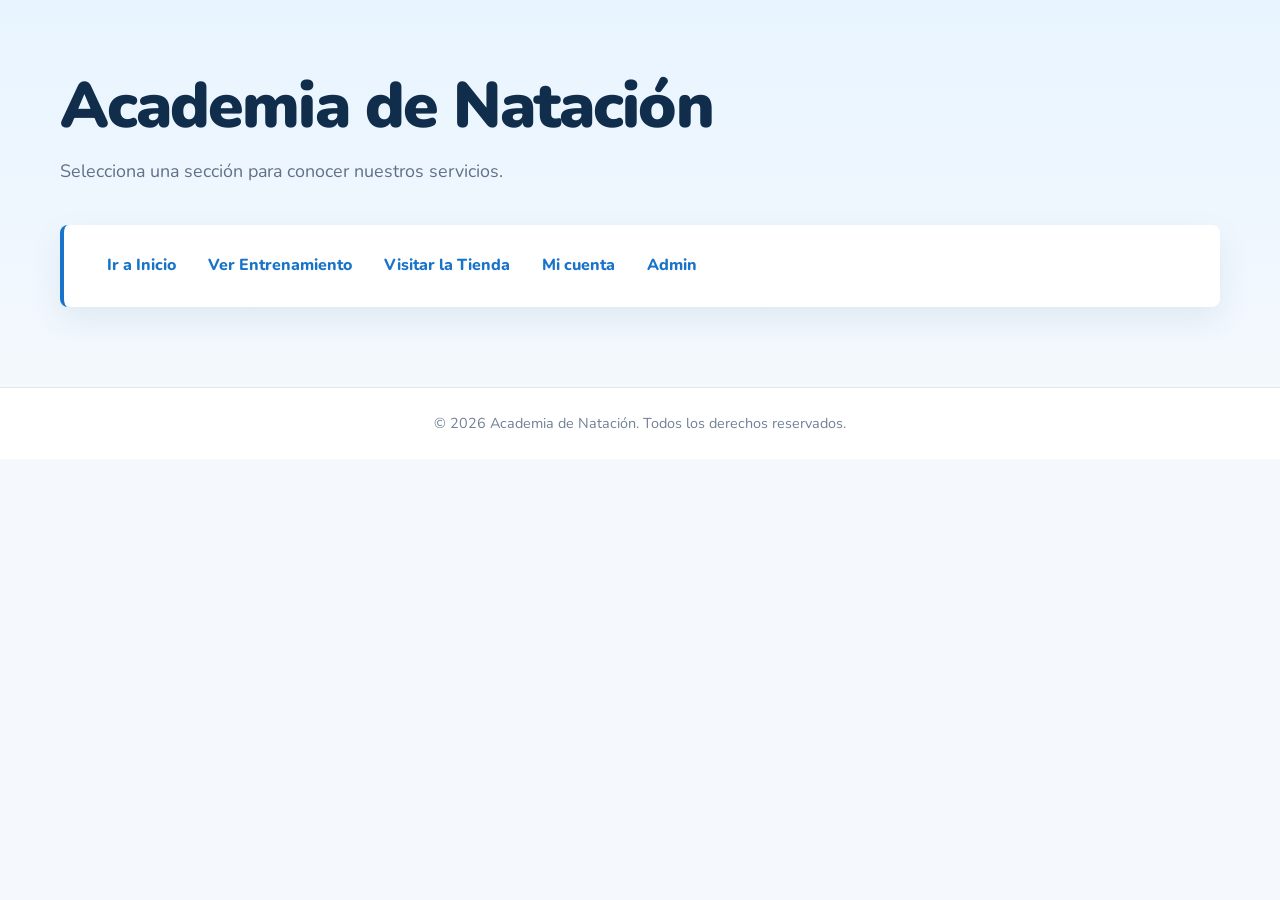
<file: index.html>
<!DOCTYPE html>
<html lang="es">
<head>
    <meta charset="UTF-8">
    <meta name="viewport" content="width=device-width, initial-scale=1.0">
    <title>Academia de Natación</title>
    <link rel="stylesheet" href="styles.css">
</head>
<body>
<main>
    <h1>Academia de Natación</h1>
    <p>Selecciona una sección para conocer nuestros servicios.</p>
    <nav aria-label="Secciones del sitio">
        <ul>
            <li><a href="views/inicio.html">Ir a Inicio</a></li>
            <li><a href="views/entrenamiento.html">Ver Entrenamiento</a></li>
            <li><a href="views/tienda.html">Visitar la Tienda</a></li>
            <li><a href="views/auth.html">Mi cuenta</a></li>
            <li><a href="views/admin.html">Admin</a></li>
        </ul>
    </nav>
</main>

<footer>
    <p>&copy; 2026 Academia de Natación. Todos los derechos reservados.</p>
</footer>
</body>

</html>
</file>
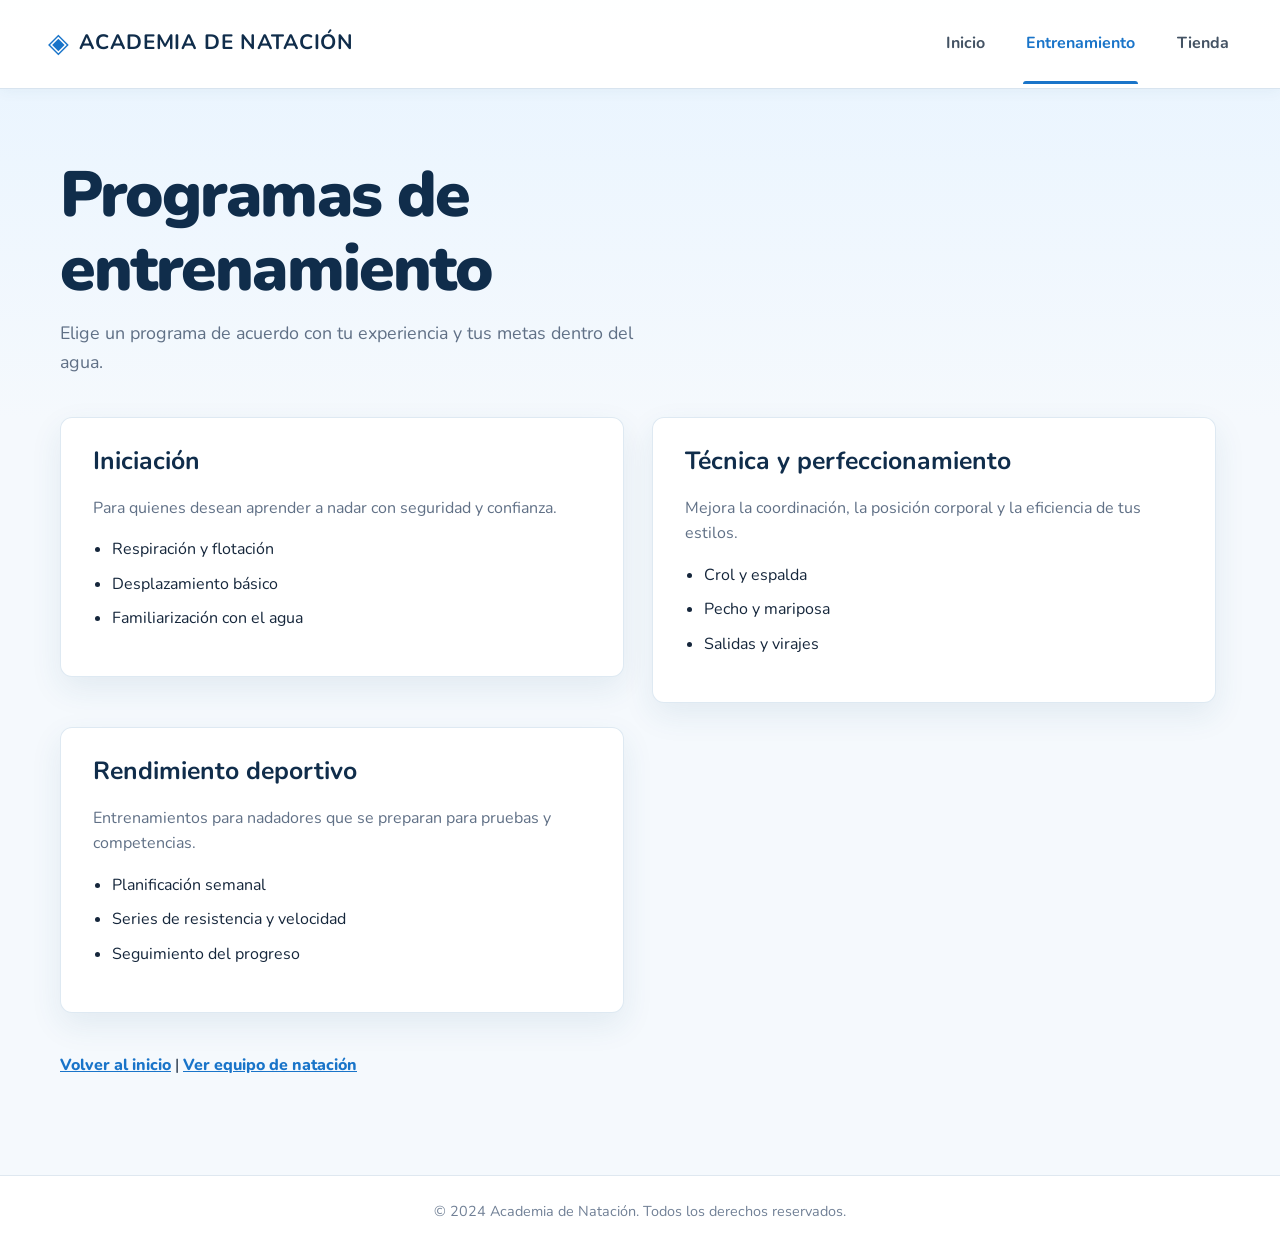
<file: entrenamiento.html>
<!DOCTYPE html>
<html lang="es">
<head>
    <meta charset="UTF-8">
    <meta name="viewport" content="width=device-width, initial-scale=1.0">
    <title>Entrenamiento | Academia de Natación</title>
    <link rel="stylesheet" href="styles.css">
</head>
<body>
<header>
    <nav aria-label="Navegación principal">
        <a href="inicio.html"><strong>Academia de Natación</strong></a>
        <ul>
            <li><a href="inicio.html">Inicio</a></li>
            <li><a href="entrenamiento.html" aria-current="page">Entrenamiento</a></li>
            <li><a href="tienda.html">Tienda</a></li>
        </ul>
    </nav>
</header>

<main>
    <h1>Programas de entrenamiento</h1>
    <p>Elige un programa de acuerdo con tu experiencia y tus metas dentro del agua.</p>

    <section>
        <h2>Iniciación</h2>
        <p>Para quienes desean aprender a nadar con seguridad y confianza.</p>
        <ul>
            <li>Respiración y flotación</li>
            <li>Desplazamiento básico</li>
            <li>Familiarización con el agua</li>
        </ul>
    </section>

    <section>
        <h2>Técnica y perfeccionamiento</h2>
        <p>Mejora la coordinación, la posición corporal y la eficiencia de tus estilos.</p>
        <ul>
            <li>Crol y espalda</li>
            <li>Pecho y mariposa</li>
            <li>Salidas y virajes</li>
        </ul>
    </section>

    <section>
        <h2>Rendimiento deportivo</h2>
        <p>Entrenamientos para nadadores que se preparan para pruebas y competencias.</p>
        <ul>
            <li>Planificación semanal</li>
            <li>Series de resistencia y velocidad</li>
            <li>Seguimiento del progreso</li>
        </ul>
    </section>

    <p><a href="inicio.html">Volver al inicio</a> | <a href="tienda.html">Ver equipo de natación</a></p>
</main>

<footer>
    <p>&copy; 2024 Academia de Natación. Todos los derechos reservados.</p>
</footer>
</body>
</html>
</file>
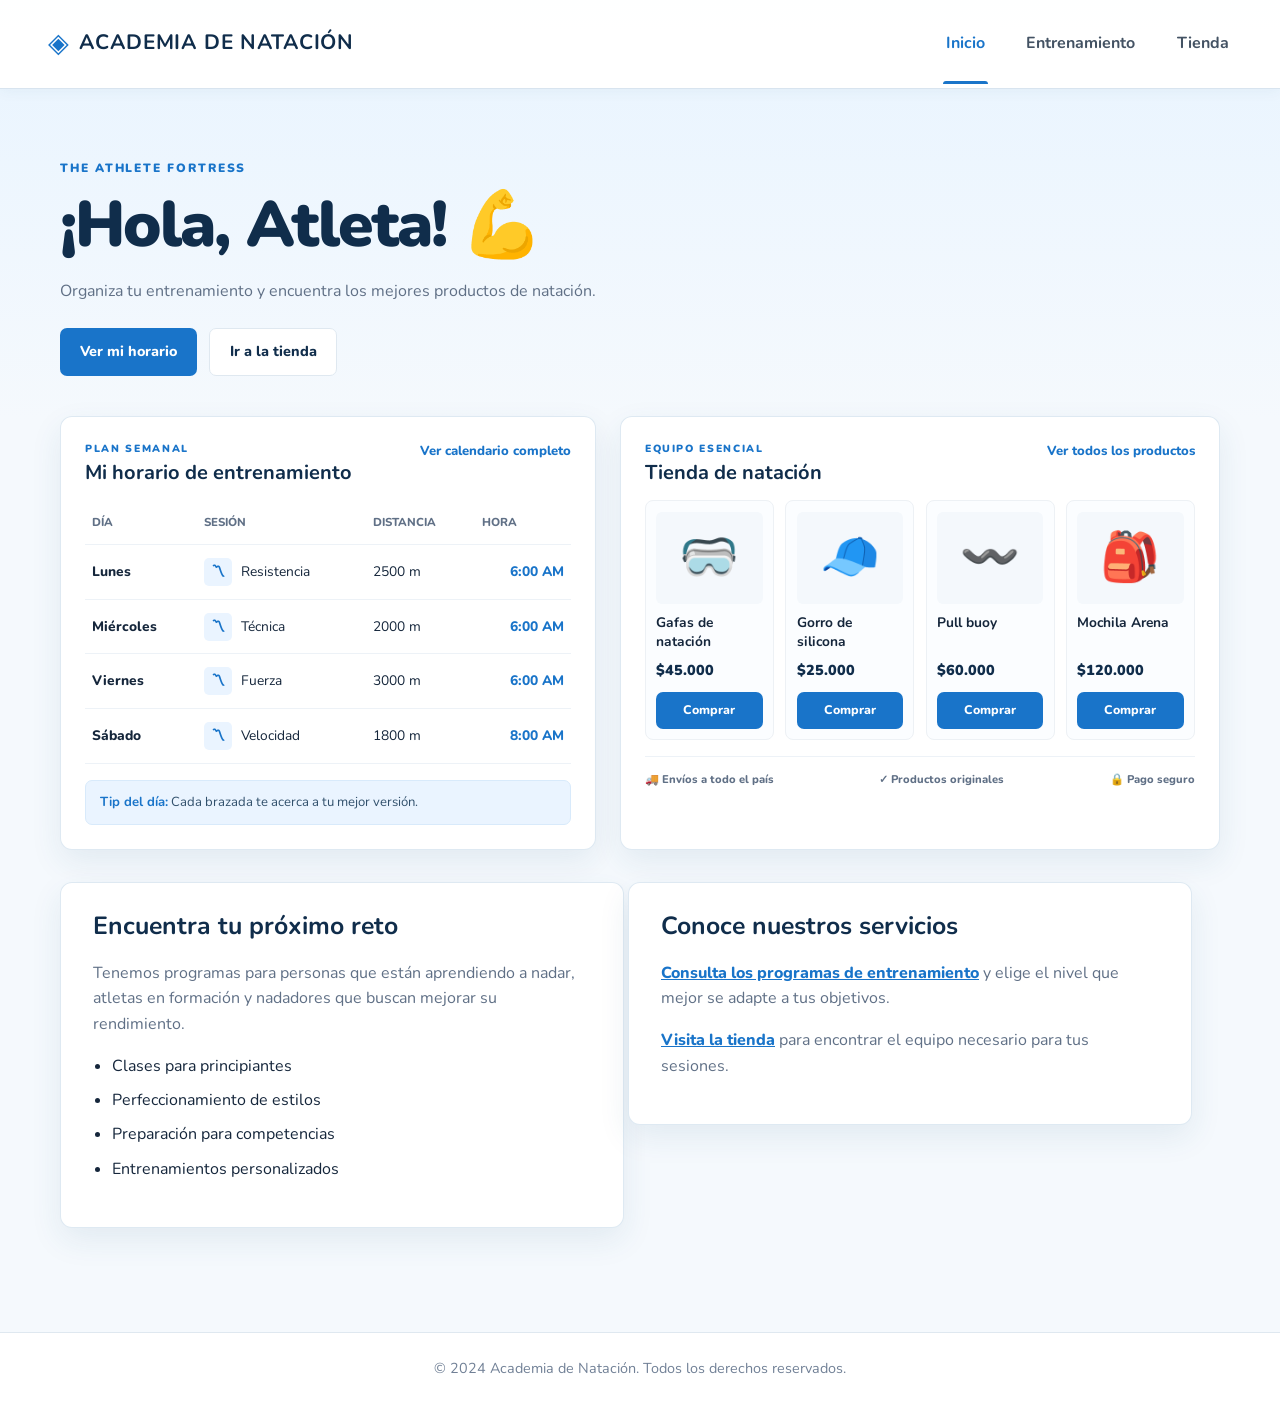
<file: inicio.html>
<!DOCTYPE html>
<html lang="es">
<head>
    <meta charset="UTF-8">
    <meta name="viewport" content="width=device-width, initial-scale=1.0">
    <title>Inicio | Academia de Natación</title>
    <link rel="stylesheet" href="styles.css">
</head>
<body>
<header>
    <nav aria-label="Navegación principal">
        <a href="inicio.html"><strong>Academia de Natación</strong></a>
        <ul>
            <li><a href="inicio.html" aria-current="page">Inicio</a></li>
            <li><a href="entrenamiento.html">Entrenamiento</a></li>
            <li><a href="tienda.html">Tienda</a></li>
        </ul>
    </nav>
</header>

<main>
    <section class="welcome-section">
        <p class="eyebrow">THE ATHLETE FORTRESS</p>
        <h1>¡Hola, Atleta! <span aria-hidden="true">💪</span></h1>
        <p>Organiza tu entrenamiento y encuentra los mejores productos de natación.</p>
        <p class="hero-actions">
            <a class="button button-primary" href="#horario">Ver mi horario</a>
            <a class="button button-secondary" href="#tienda">Ir a la tienda</a>
        </p>
    </section>

    <div class="dashboard-grid">
        <section class="dashboard-panel" id="horario">
            <div class="panel-heading">
                <div>
                    <p class="panel-kicker">PLAN SEMANAL</p>
                    <h2>Mi horario de entrenamiento</h2>
                </div>
                <a href="entrenamiento.html">Ver calendario completo</a>
            </div>
            <div class="table-wrapper">
                <table>
                    <caption>Sesiones de entrenamiento de la semana</caption>
                    <thead>
                        <tr>
                            <th scope="col">Día</th>
                            <th scope="col">Sesión</th>
                            <th scope="col">Distancia</th>
                            <th scope="col">Hora</th>
                        </tr>
                    </thead>
                    <tbody>
                        <tr><th scope="row">Lunes</th><td><span class="session-icon" aria-hidden="true">〽</span> Resistencia</td><td>2500 m</td><td>6:00 AM</td></tr>
                        <tr><th scope="row">Miércoles</th><td><span class="session-icon" aria-hidden="true">〽</span> Técnica</td><td>2000 m</td><td>6:00 AM</td></tr>
                        <tr><th scope="row">Viernes</th><td><span class="session-icon" aria-hidden="true">〽</span> Fuerza</td><td>3000 m</td><td>6:00 AM</td></tr>
                        <tr><th scope="row">Sábado</th><td><span class="session-icon" aria-hidden="true">〽</span> Velocidad</td><td>1800 m</td><td>8:00 AM</td></tr>
                    </tbody>
                </table>
            </div>
            <p class="daily-tip"><strong>Tip del día:</strong> Cada brazada te acerca a tu mejor versión.</p>
        </section>

        <section class="dashboard-panel" id="tienda">
            <div class="panel-heading">
                <div>
                    <p class="panel-kicker">EQUIPO ESENCIAL</p>
                    <h2>Tienda de natación</h2>
                </div>
                <a href="tienda.html">Ver todos los productos</a>
            </div>
            <div class="product-grid">
                <article class="product-card">
                    <div class="product-image" aria-hidden="true">🥽</div>
                    <h3>Gafas de natación</h3>
                    <p class="product-price">$45.000</p>
                    <a class="button button-primary" href="tienda.html">Comprar</a>
                </article>
                <article class="product-card">
                    <div class="product-image" aria-hidden="true">🧢</div>
                    <h3>Gorro de silicona</h3>
                    <p class="product-price">$25.000</p>
                    <a class="button button-primary" href="tienda.html">Comprar</a>
                </article>
                <article class="product-card">
                    <div class="product-image" aria-hidden="true">〰️</div>
                    <h3>Pull buoy</h3>
                    <p class="product-price">$60.000</p>
                    <a class="button button-primary" href="tienda.html">Comprar</a>
                </article>
                <article class="product-card">
                    <div class="product-image" aria-hidden="true">🎒</div>
                    <h3>Mochila Arena</h3>
                    <p class="product-price">$120.000</p>
                    <a class="button button-primary" href="tienda.html">Comprar</a>
                </article>
            </div>
            <div class="store-benefits"><span>🚚 Envíos a todo el país</span><span>✓ Productos originales</span><span>🔒 Pago seguro</span></div>
        </section>
    </div>

    <section>
        <h2>Encuentra tu próximo reto</h2>
        <p>Tenemos programas para personas que están aprendiendo a nadar, atletas en formación y nadadores que buscan mejorar su rendimiento.</p>
        <ul>
            <li>Clases para principiantes</li>
            <li>Perfeccionamiento de estilos</li>
            <li>Preparación para competencias</li>
            <li>Entrenamientos personalizados</li>
        </ul>
    </section>

    <section>
        <h2>Conoce nuestros servicios</h2>
        <p><a href="entrenamiento.html">Consulta los programas de entrenamiento</a> y elige el nivel que mejor se adapte a tus objetivos.</p>
        <p><a href="tienda.html">Visita la tienda</a> para encontrar el equipo necesario para tus sesiones.</p>
    </section>
</main>

<footer>
    <p>&copy; 2024 Academia de Natación. Todos los derechos reservados.</p>
</footer>
</body>
</html>
</file>
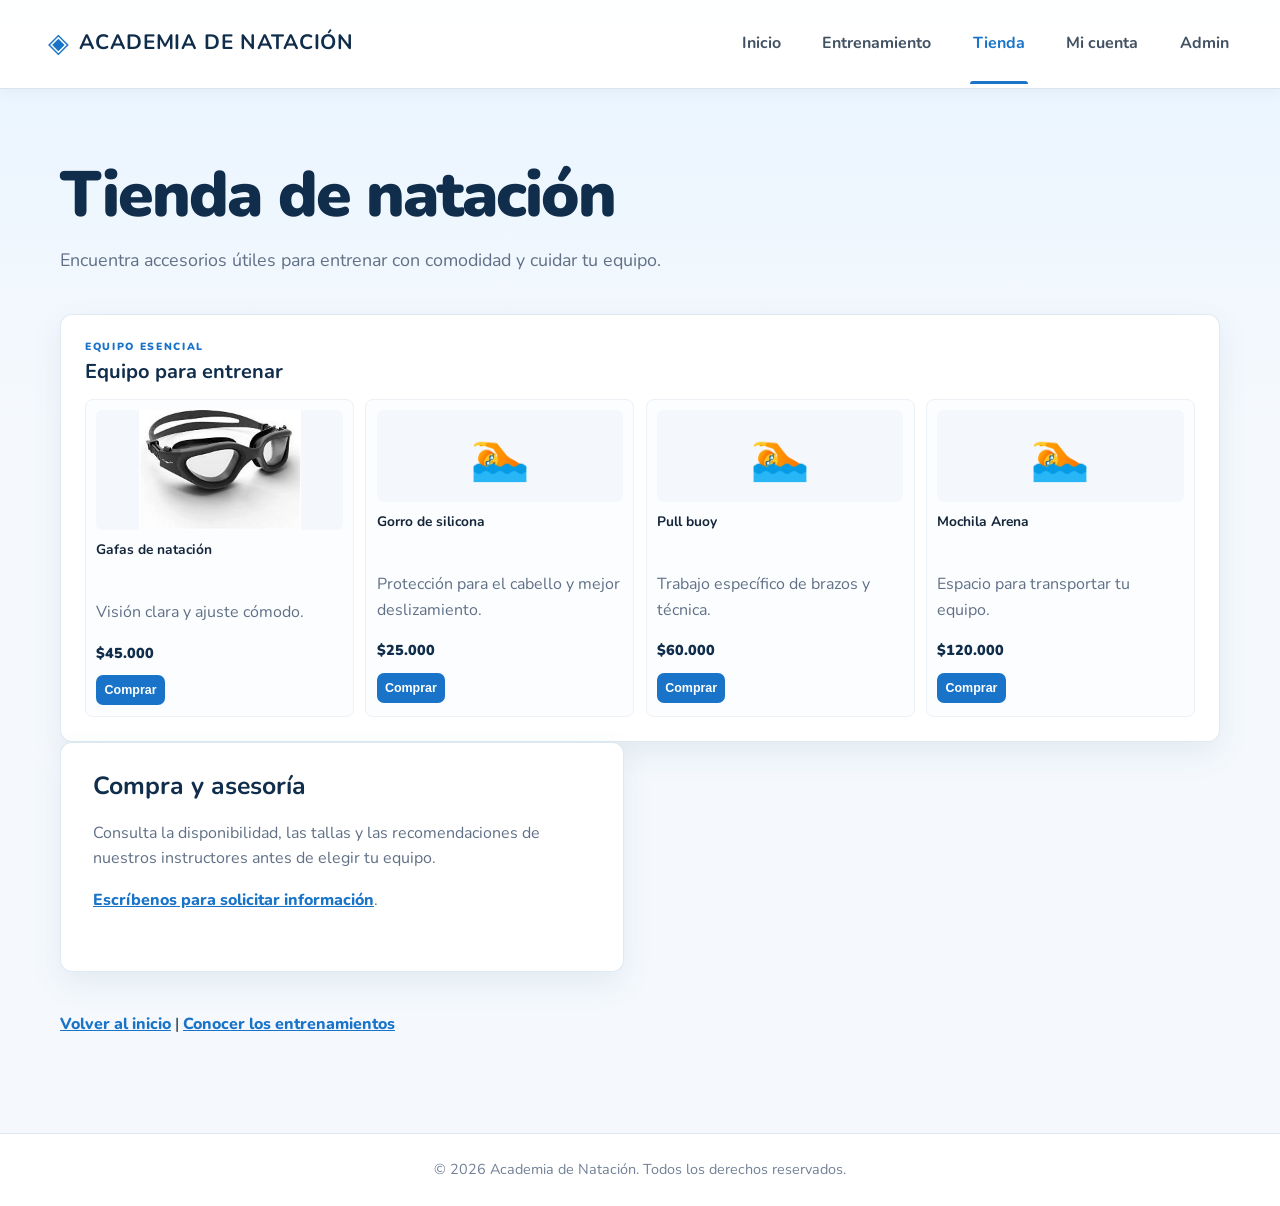
<file: tienda.html>
<!DOCTYPE html>
<html lang="es">
<head>
    <meta charset="UTF-8">
    <meta name="viewport" content="width=device-width, initial-scale=1.0">
    <title>Tienda | Academia de Natación</title>
    <link rel="stylesheet" href="styles.css">
    <meta http-equiv="refresh" content="0; url=views/tienda.html">
</head>
<body>
<header>
    <nav aria-label="Navegación principal">
        <a href="inicio.html"><strong>Academia de Natación</strong></a>
        <ul>
            <li><a href="inicio.html">Inicio</a></li>
            <li><a href="entrenamiento.html">Entrenamiento</a></li>
            <li><a href="tienda.html" aria-current="page">Tienda</a></li>
        </ul>
    </nav>
</header>

<main>
    <h1>Tienda de natación</h1>
    <p><img src="assets/images/gafas.png" alt="Gafas de natación" width="240"></p>
    <p>Encuentra accesorios útiles para entrenar con comodidad y cuidar tu equipo.</p>

    <section>
        <h2>Equipo para entrenar</h2>
        <ul>
            <li><strong>Gafas de natación:</strong> visión clara y ajuste cómodo. <strong>$45.000</strong></li>
            <li><strong>Gorro de silicona:</strong> protección para el cabello y mejor deslizamiento. <strong>$25.000</strong></li>
            <li><strong>Pull buoy:</strong> trabajo específico de brazos y técnica. <strong>$60.000</strong></li>
            <li><strong>Mochila Arena:</strong> espacio para transportar tu equipo. <strong>$120.000</strong></li>
        </ul>
    </section>

    <section>
        <h2>Compra y asesoría</h2>
        <p>Consulta la disponibilidad, las tallas y las recomendaciones de nuestros instructores antes de elegir tu equipo.</p>
        <p><a href="mailto:contacto@academiadenatacion.example">Escríbenos para solicitar información</a>.</p>
    </section>

    <p><a href="inicio.html">Volver al inicio</a> | <a href="entrenamiento.html">Conocer los entrenamientos</a></p>
</main>

<footer>
    <p>&copy; 2024 Academia de Natación. Todos los derechos reservados.</p>
</footer>
</body>
</html>
</file>
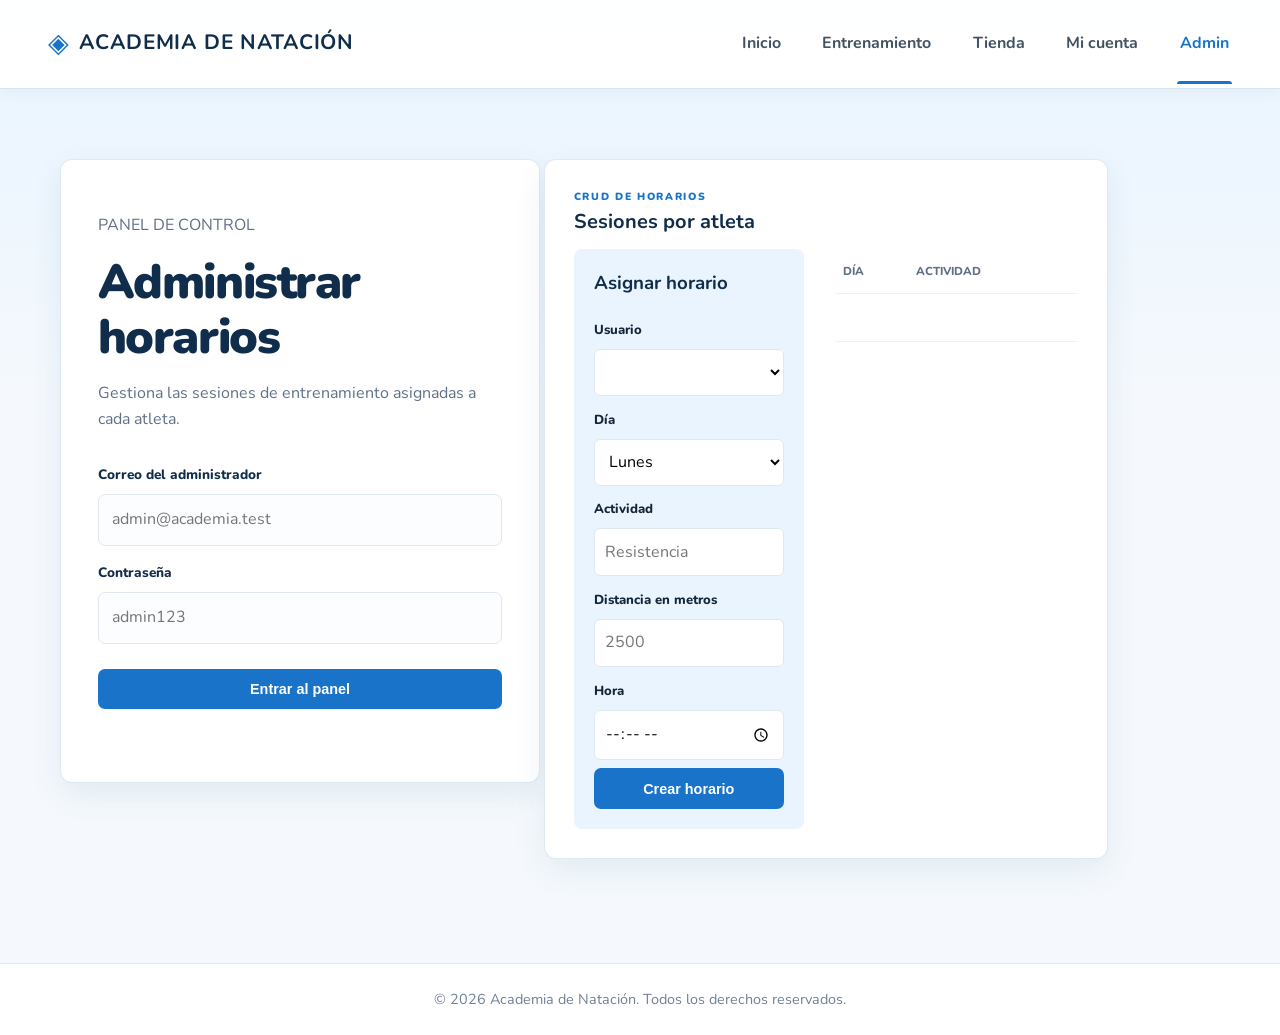
<file: views/admin.html>
<!DOCTYPE html>
<html lang="es">
<head>
    <meta charset="UTF-8">
    <meta name="viewport" content="width=device-width, initial-scale=1.0">
    <title>Administración | Academia de Natación</title>
    <link rel="stylesheet" href="../styles.css">
</head>
<body>
<header>
    <nav aria-label="Navegación principal">
        <a href="inicio.html"><strong>Academia de Natación</strong></a>
        <ul>
            <li><a href="inicio.html">Inicio</a></li>
            <li><a href="entrenamiento.html">Entrenamiento</a></li>
            <li><a href="tienda.html">Tienda</a></li>
            <li><a href="auth.html">Mi cuenta</a></li>
            <li><a href="admin.html" aria-current="page">Admin</a></li>
        </ul>
    </nav>
</header>

<main class="admin-main">
    <section class="auth-panel admin-access-panel">
        <p class="eyebrow">PANEL DE CONTROL</p>
        <h1>Administrar horarios</h1>
        <p>Gestiona las sesiones de entrenamiento asignadas a cada atleta.</p>
        <form class="auth-form" data-admin-access>
            <label for="admin-correo">Correo del administrador</label>
            <input id="admin-correo" name="correo" type="email" placeholder="admin@academia.test" required>
            <label for="admin-password">Contraseña</label>
            <input id="admin-password" name="password" type="password" placeholder="admin123" required>
            <button class="button button-primary" type="submit">Entrar al panel</button>
        </form>
        <p class="auth-message" data-admin-message aria-live="polite"></p>
    </section>

    <section class="admin-panel" data-admin-panel hidden>
        <div class="panel-heading"><div><p class="panel-kicker">CRUD DE HORARIOS</p><h2>Sesiones por atleta</h2></div></div>
        <div class="admin-layout">
            <form class="schedule-form" data-schedule-form>
                <h3>Asignar horario</h3>
                <label for="admin-usuario">Usuario</label>
                <select id="admin-usuario" name="usuario" data-user-select></select>
                <label for="horario-dia">Día</label>
                <select id="horario-dia" name="dia" required><option>Lunes</option><option>Martes</option><option>Miércoles</option><option>Jueves</option><option>Viernes</option><option>Sábado</option><option>Domingo</option></select>
                <label for="horario-actividad">Actividad</label>
                <input id="horario-actividad" name="actividad" type="text" placeholder="Resistencia" required>
                <label for="horario-distancia">Distancia en metros</label>
                <input id="horario-distancia" name="distancia" type="number" min="1" placeholder="2500" required>
                <label for="horario-hora">Hora</label>
                <input id="horario-hora" name="hora" type="time" required>
                <button class="button button-primary" type="submit">Crear horario</button>
            </form>
            <div class="schedule-table-wrapper">
                <table>
                    <thead><tr><th scope="col">Día</th><th scope="col">Actividad</th><th scope="col">Distancia</th><th scope="col">Hora</th><th scope="col">Acciones</th></tr></thead>
                    <tbody data-schedule-list><tr><td colspan="5">Inicia sesión para ver los horarios.</td></tr></tbody>
                </table>
            </div>
        </div>
    </section>
</main>

<footer><p>&copy; 2026 Academia de Natación. Todos los derechos reservados.</p></footer>
<script src="../models/authModel.js"></script>
<script src="../models/horarios.js"></script>
<script src="../controllers/adminController.js"></script>
<script src="../controllers/app.js"></script>
</body>
</html>
</file>
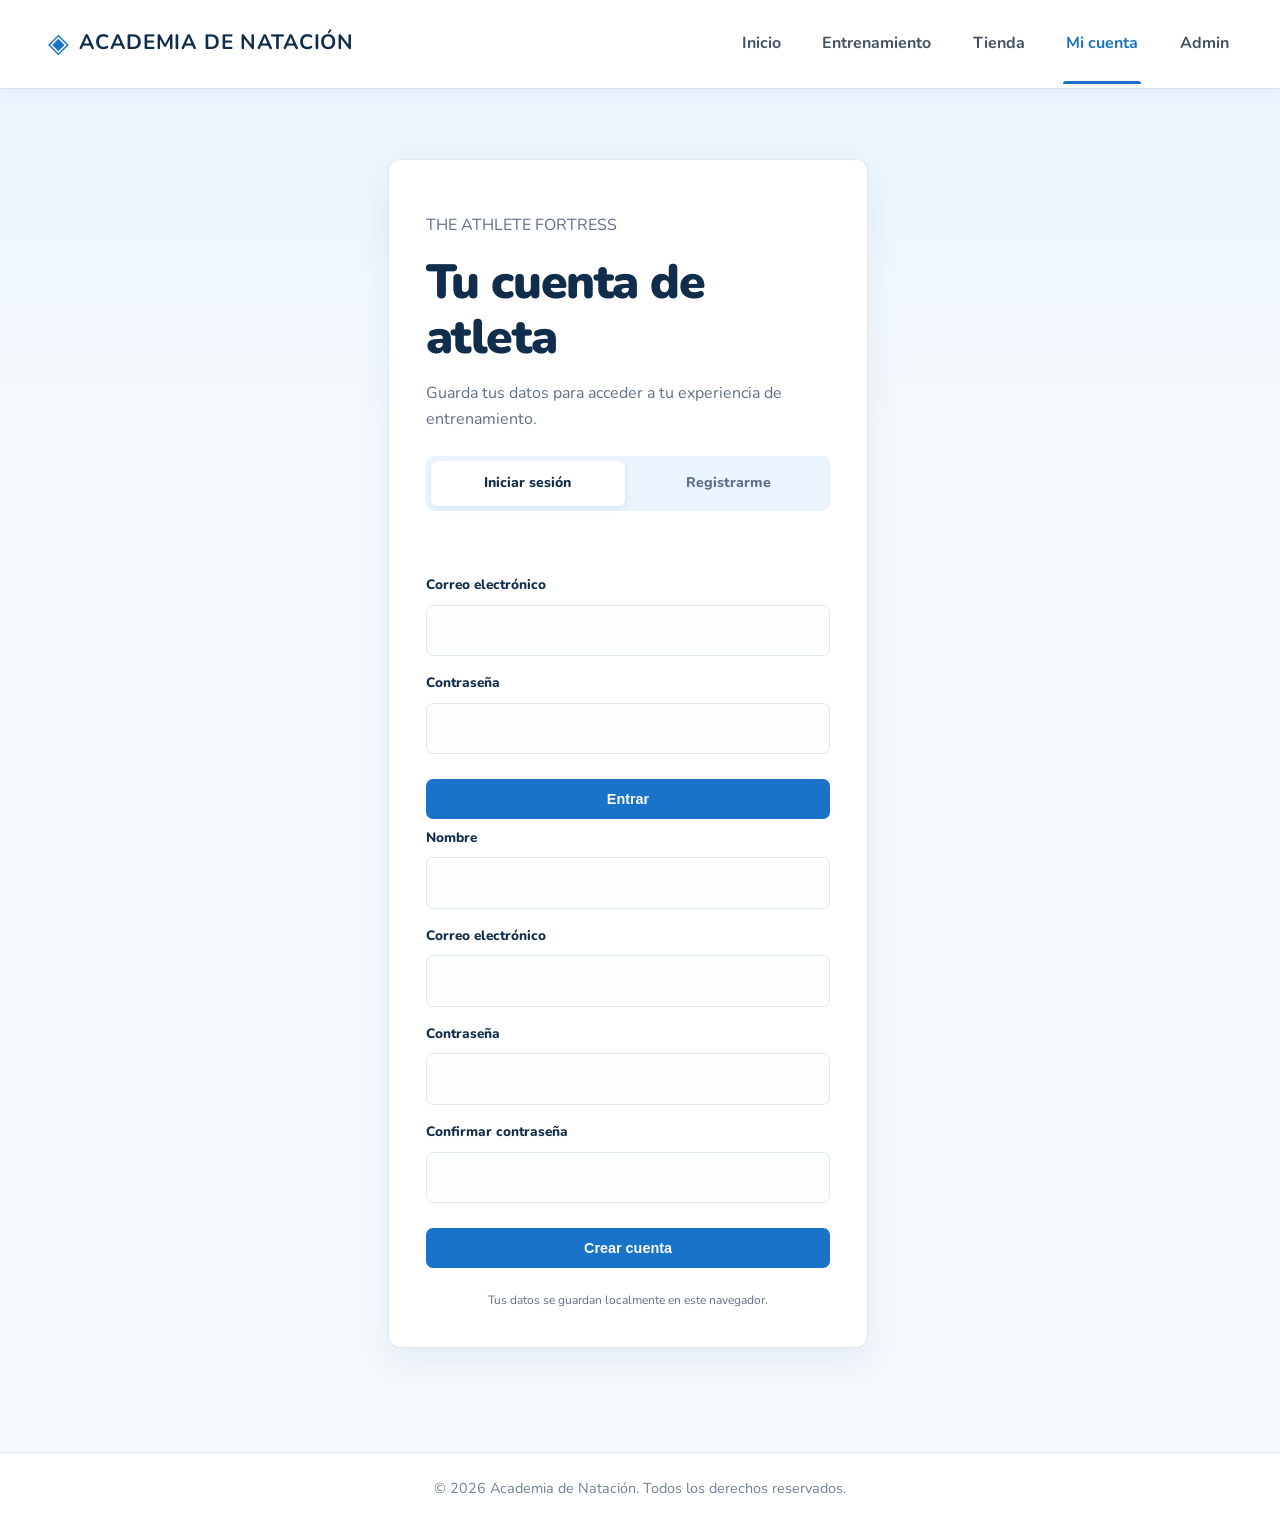
<file: views/auth.html>
<!DOCTYPE html>
<html lang="es">
<head>
    <meta charset="UTF-8">
    <meta name="viewport" content="width=device-width, initial-scale=1.0">
    <title>Mi cuenta | Academia de Natación</title>
    <link rel="stylesheet" href="../styles.css">
</head>
<body>
<header>
    <nav aria-label="Navegación principal">
        <a href="inicio.html"><strong>Academia de Natación</strong></a>
        <ul>
            <li><a href="inicio.html">Inicio</a></li>
            <li><a href="entrenamiento.html">Entrenamiento</a></li>
            <li><a href="tienda.html">Tienda</a></li>
            <li><a href="auth.html" aria-current="page">Mi cuenta</a></li>
            <li><a href="admin.html">Admin</a></li>
        </ul>
    </nav>
</header>

<main class="auth-main">
    <section class="auth-panel">
        <p class="eyebrow">THE ATHLETE FORTRESS</p>
        <h1>Tu cuenta de atleta</h1>
        <p>Guarda tus datos para acceder a tu experiencia de entrenamiento.</p>

        <div class="auth-tabs" role="tablist" aria-label="Acceso a la cuenta">
            <button class="auth-tab is-active" type="button" data-auth-tab="login">Iniciar sesión</button>
            <button class="auth-tab" type="button" data-auth-tab="register">Registrarme</button>
        </div>

        <p class="auth-message" data-auth-message aria-live="polite"></p>

        <form class="auth-form" data-auth-form="login" data-login-form>
            <label for="login-correo">Correo electrónico</label>
            <input id="login-correo" name="correo" type="email" autocomplete="email" required>
            <label for="login-password">Contraseña</label>
            <input id="login-password" name="password" type="password" autocomplete="current-password" required>
            <button class="button button-primary" type="submit">Entrar</button>
        </form>

        <form class="auth-form" data-auth-form="register" data-register-form hidden>
            <label for="register-nombre">Nombre</label>
            <input id="register-nombre" name="nombre" type="text" autocomplete="name" required>
            <label for="register-correo">Correo electrónico</label>
            <input id="register-correo" name="correo" type="email" autocomplete="email" required>
            <label for="register-password">Contraseña</label>
            <input id="register-password" name="password" type="password" minlength="6" autocomplete="new-password" required>
            <label for="register-confirm-password">Confirmar contraseña</label>
            <input id="register-confirm-password" name="confirmPassword" type="password" minlength="6" autocomplete="new-password" required>
            <button class="button button-primary" type="submit">Crear cuenta</button>
        </form>
        <p class="auth-note">Tus datos se guardan localmente en este navegador.</p>
    </section>
</main>

<footer><p>&copy; 2026 Academia de Natación. Todos los derechos reservados.</p></footer>
<script src="../models/authModel.js"></script>
<script src="../controllers/authController.js"></script>
<script src="../controllers/app.js"></script>
</body>
</html>
</file>
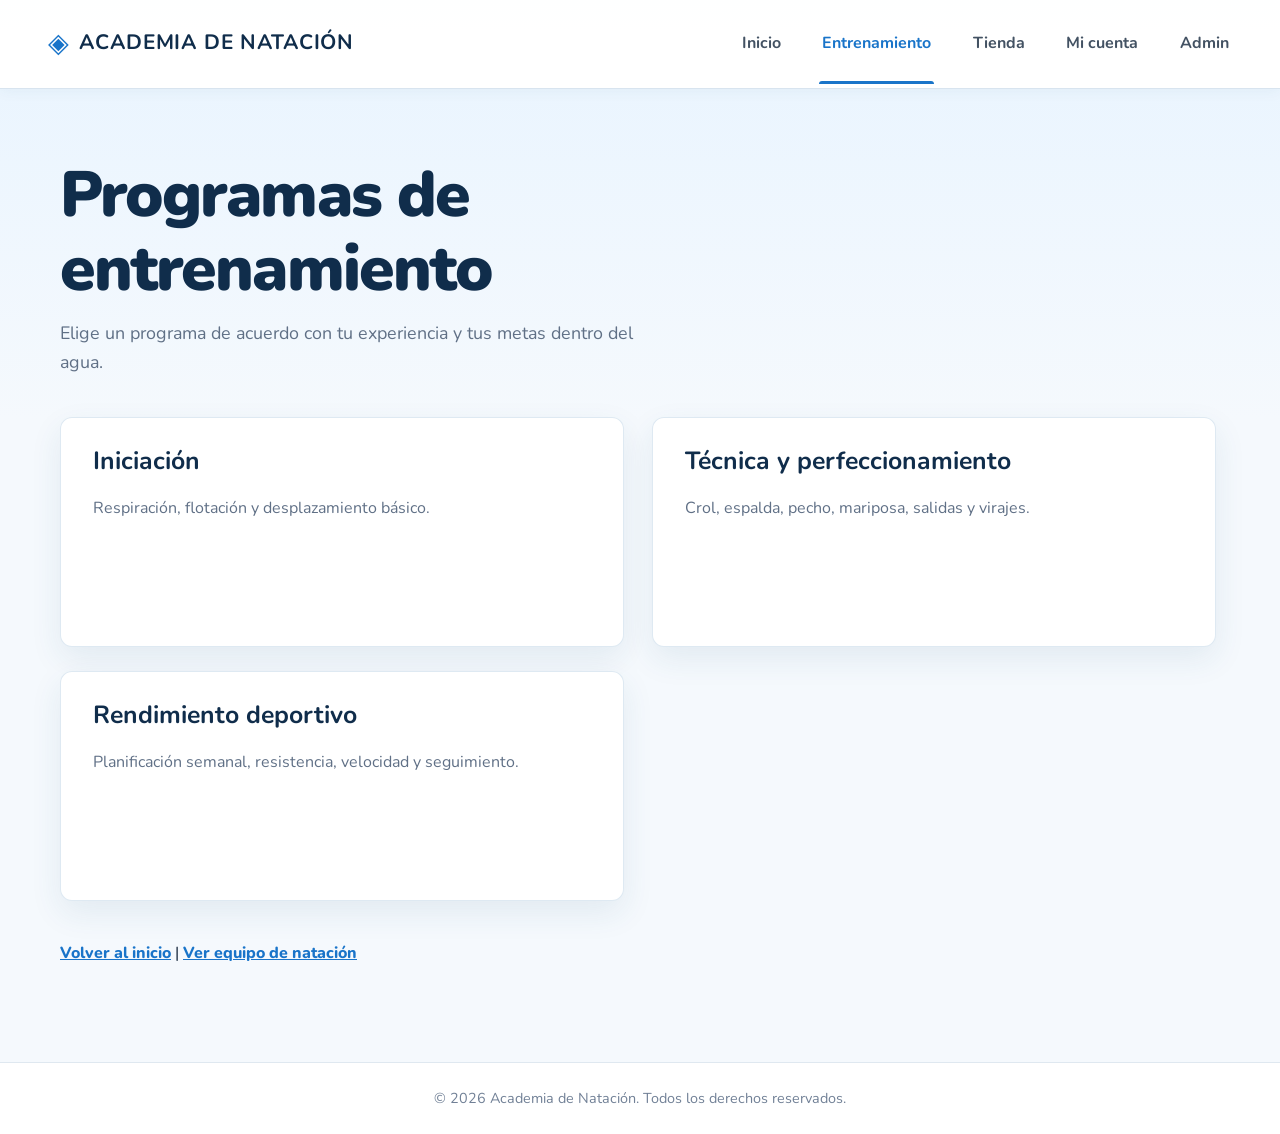
<file: views/entrenamiento.html>
<!DOCTYPE html>
<html lang="es">
<head>
    <meta charset="UTF-8">
    <meta name="viewport" content="width=device-width, initial-scale=1.0">
    <title>Entrenamiento | Academia de Natación</title>
    <link rel="stylesheet" href="../styles.css">
</head>
<body>
<header>
    <nav aria-label="Navegación principal">
        <a href="inicio.html"><strong>Academia de Natación</strong></a>
        <ul><li><a href="inicio.html">Inicio</a></li><li><a href="entrenamiento.html" aria-current="page">Entrenamiento</a></li><li><a href="tienda.html">Tienda</a></li><li><a href="auth.html">Mi cuenta</a></li><li><a href="admin.html">Admin</a></li></ul>
    </nav>
</header>
<main>
    <h1>Programas de entrenamiento</h1>
    <p>Elige un programa de acuerdo con tu experiencia y tus metas dentro del agua.</p>
    <section><h2>Iniciación</h2><p>Respiración, flotación y desplazamiento básico.</p></section>
    <section><h2>Técnica y perfeccionamiento</h2><p>Crol, espalda, pecho, mariposa, salidas y virajes.</p></section>
    <section><h2>Rendimiento deportivo</h2><p>Planificación semanal, resistencia, velocidad y seguimiento.</p></section>
    <p><a href="inicio.html">Volver al inicio</a> | <a href="tienda.html">Ver equipo de natación</a></p>
</main>
<footer><p>&copy; 2026 Academia de Natación. Todos los derechos reservados.</p></footer>
</body>
</html>
</file>
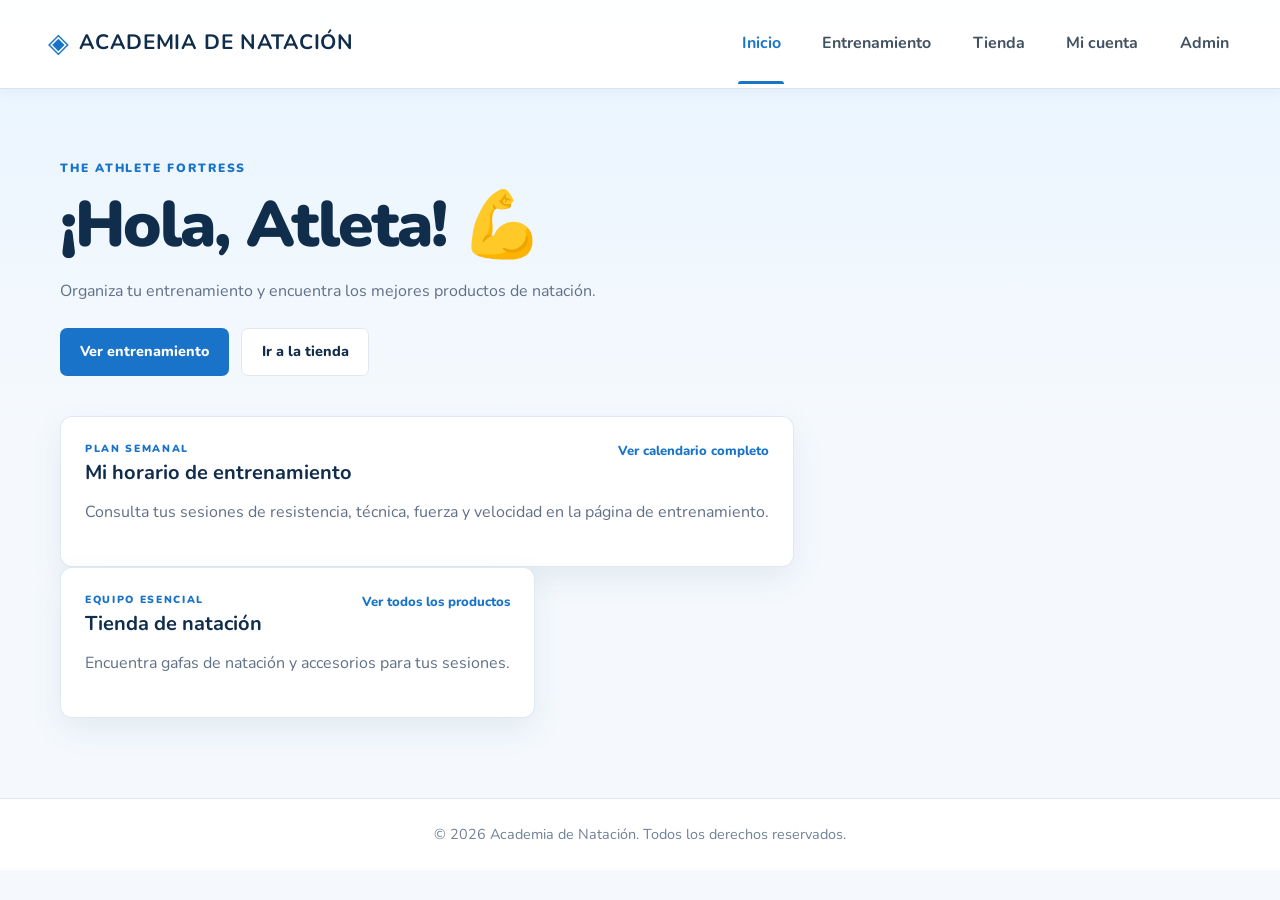
<file: views/inicio.html>
<!DOCTYPE html>
<html lang="es">
<head>
    <meta charset="UTF-8">
    <meta name="viewport" content="width=device-width, initial-scale=1.0">
    <title>Inicio | Academia de Natación</title>
    <link rel="stylesheet" href="../styles.css">
</head>
<body>
<header>
    <nav aria-label="Navegación principal">
        <a href="inicio.html"><strong>Academia de Natación</strong></a>
        <ul>
            <li><a href="inicio.html" aria-current="page">Inicio</a></li>
            <li><a href="entrenamiento.html">Entrenamiento</a></li>
            <li><a href="tienda.html">Tienda</a></li>
            <li><a href="auth.html">Mi cuenta</a></li>
            <li><a href="admin.html">Admin</a></li>
        </ul>
    </nav>
</header>
<main>
    <section class="welcome-section">
        <p class="eyebrow">THE ATHLETE FORTRESS</p>
        <h1>¡Hola, Atleta! <span aria-hidden="true">💪</span></h1>
        <p>Organiza tu entrenamiento y encuentra los mejores productos de natación.</p>
        <p class="hero-actions"><a class="button button-primary" href="entrenamiento.html">Ver entrenamiento</a><a class="button button-secondary" href="tienda.html">Ir a la tienda</a></p>
    </section>
    <section class="dashboard-panel">
        <div class="panel-heading"><div><p class="panel-kicker">PLAN SEMANAL</p><h2>Mi horario de entrenamiento</h2></div><a href="entrenamiento.html">Ver calendario completo</a></div>
        <p>Consulta tus sesiones de resistencia, técnica, fuerza y velocidad en la página de entrenamiento.</p>
    </section>
    <section class="dashboard-panel">
        <div class="panel-heading"><div><p class="panel-kicker">EQUIPO ESENCIAL</p><h2>Tienda de natación</h2></div><a href="tienda.html">Ver todos los productos</a></div>
        <p>Encuentra gafas de natación y accesorios para tus sesiones.</p>
    </section>
</main>
<footer><p>&copy; 2026 Academia de Natación. Todos los derechos reservados.</p></footer>
</body>
</html>
</file>
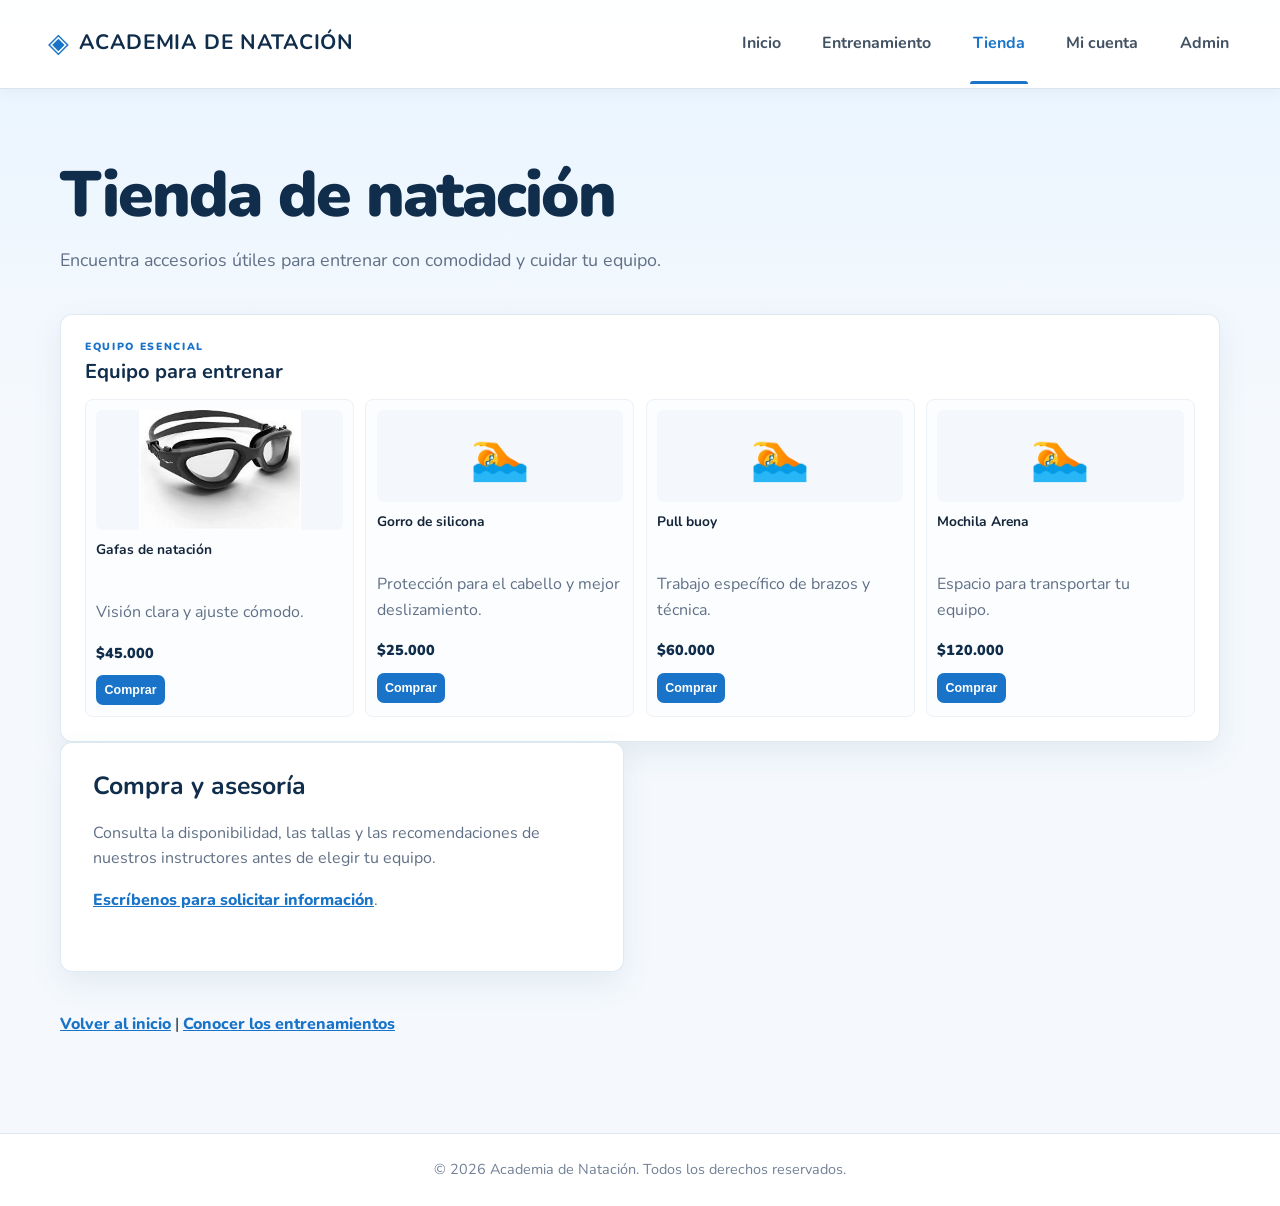
<file: views/tienda.html>
<!DOCTYPE html>
<html lang="es">
<head>
    <meta charset="UTF-8">
    <meta name="viewport" content="width=device-width, initial-scale=1.0">
    <title>Tienda | Academia de Natación</title>
    <link rel="stylesheet" href="../styles.css">
</head>
<body>
<header>
    <nav aria-label="Navegación principal">
        <a href="inicio.html"><strong>Academia de Natación</strong></a>
        <ul>
            <li><a href="inicio.html">Inicio</a></li>
            <li><a href="entrenamiento.html">Entrenamiento</a></li>
            <li><a href="tienda.html" aria-current="page">Tienda</a></li>
            <li><a href="auth.html">Mi cuenta</a></li>
            <li><a href="admin.html">Admin</a></li>
        </ul>
    </nav>
</header>

<main>
    <h1>Tienda de natación</h1>
    <p>Encuentra accesorios útiles para entrenar con comodidad y cuidar tu equipo.</p>

    <section class="dashboard-panel catalog-section">
        <div class="panel-heading">
            <div>
                <p class="panel-kicker">EQUIPO ESENCIAL</p>
                <h2>Equipo para entrenar</h2>
            </div>
        </div>
        <div class="product-grid" data-catalogo></div>
    </section>

    <section>
        <h2>Compra y asesoría</h2>
        <p>Consulta la disponibilidad, las tallas y las recomendaciones de nuestros instructores antes de elegir tu equipo.</p>
        <p><a href="mailto:contacto@academiadenatacion.example">Escríbenos para solicitar información</a>.</p>
    </section>

    <p><a href="inicio.html">Volver al inicio</a> | <a href="entrenamiento.html">Conocer los entrenamientos</a></p>
</main>

<footer>
    <p>&copy; 2026 Academia de Natación. Todos los derechos reservados.</p>
</footer>
<script src="../models/productos.js"></script>
<script src="../controllers/tiendaController.js"></script>
<script src="../controllers/app.js"></script>
</body>
</html>
</file>
<file: styles.css>
@import url('https://fonts.googleapis.com/css2?family=Nunito:wght@400;600;700;800;900&display=swap');

:root {
	--blue: #1974c9;
	--blue-dark: #102d4b;
	--blue-soft: #eaf4ff;
	--ink: #15263b;
	--muted: #607086;
	--line: #dfe8f0;
	--surface: #ffffff;
	--page: #f5f9fd;
	--shadow: 0 12px 32px rgba(34, 84, 125, 0.09);
}

* {
	box-sizing: border-box;
}

html {
	scroll-behavior: smooth;
}

body {
	margin: 0;
	color: var(--ink);
	background: var(--page);
	font-family: 'Nunito', 'Segoe UI', sans-serif;
	line-height: 1.6;
}

body::before {
	position: fixed;
	z-index: -1;
	top: 0;
	right: 0;
	left: 0;
	height: 420px;
	content: '';
	background: linear-gradient(180deg, #e8f4ff 0%, #f5f9fd 100%);
}

header {
	background: rgba(255, 255, 255, 0.96);
	border-bottom: 1px solid rgba(207, 222, 235, 0.8);
	box-shadow: 0 2px 14px rgba(39, 75, 106, 0.05);
}

header nav {
	display: flex;
	align-items: center;
	justify-content: space-between;
	gap: 2rem;
	max-width: 1320px;
	min-height: 88px;
	margin: 0 auto;
	padding: 0 3rem;
}

header nav > a {
	color: var(--blue-dark);
	font-size: 1.3rem;
	letter-spacing: 0.04em;
	line-height: 1.05;
	text-decoration: none;
	text-transform: uppercase;
}

header nav > a::before {
	display: inline-block;
	margin-right: 0.6rem;
	color: var(--blue);
	content: '◈';
	font-size: 1.7rem;
	vertical-align: middle;
}

header ul,
main ul {
	padding-left: 1.2rem;
}

header nav ul {
	display: flex;
	align-items: center;
	gap: 2.2rem;
	margin: 0;
	padding: 0;
	list-style: none;
}

header nav li a {
	position: relative;
	display: inline-block;
	padding: 1.7rem 0.2rem;
	color: #435263;
	font-size: 1rem;
	font-weight: 700;
	text-decoration: none;
}

header nav li a:hover,
header nav li a[aria-current='page'] {
	color: var(--blue);
}

header nav li a[aria-current='page']::after {
	position: absolute;
	right: 0;
	bottom: 0;
	left: 0;
	height: 3px;
	border-radius: 3px 3px 0 0;
	background: var(--blue);
	content: '';
}

main {
	width: min(1160px, calc(100% - 3rem));
	margin: 0 auto;
	padding: 4.4rem 0 5rem;
}

h1,
h2 {
	color: var(--blue-dark);
	line-height: 1.15;
}

h1 {
	max-width: 760px;
	margin: 0 0 0.8rem;
	font-size: clamp(2.2rem, 5vw, 4.3rem);
	font-weight: 900;
	letter-spacing: -0.03em;
}

h2 {
	margin-top: 0;
	font-size: 1.55rem;
}

main > p:first-of-type {
	max-width: 620px;
	margin: 0 0 2.5rem;
	color: var(--muted);
	font-size: 1.12rem;
}

main > section {
	display: inline-block;
	width: calc(50% - 1rem);
	min-height: 230px;
	margin: 0 1.5rem 1.5rem 0;
	padding: 1.8rem 2rem;
	vertical-align: top;
	background: var(--surface);
	border: 1px solid rgba(219, 231, 241, 0.9);
	border-radius: 12px;
	box-shadow: var(--shadow);
}

main > section:nth-of-type(even) {
	margin-right: 0;
}

main > section p {
	color: var(--muted);
}

main li {
	margin: 0.55rem 0;
}

main a {
	color: var(--blue);
	font-weight: 800;
}

main nav {
	padding: 1.2rem 1.5rem;
	background: var(--surface);
	border-left: 4px solid var(--blue);
	border-radius: 8px;
	box-shadow: var(--shadow);
}

main nav ul {
	display: flex;
	flex-wrap: wrap;
	gap: 1rem 2rem;
	margin: 0;
	list-style: none;
}

main nav a {
	text-decoration: none;
}

footer {
	padding: 1.5rem 2rem;
	color: #718096;
	background: #fff;
	border-top: 1px solid var(--line);
	text-align: center;
}

footer p {
	margin: 0;
	font-size: 0.9rem;
}

.welcome-section {
	width: 100%;
	min-height: auto;
	margin: 0 0 2.5rem;
	padding: 0;
	background: transparent;
	border: 0;
	box-shadow: none;
}

.welcome-section .eyebrow,
.panel-kicker {
	margin: 0 0 0.65rem;
	color: var(--blue);
	font-size: 0.75rem;
	font-weight: 900;
	letter-spacing: 0.16em;
}

.welcome-section h1 {
	margin-bottom: 0.35rem;
}

.welcome-section > p:not(.eyebrow):not(.hero-actions) {
	margin-bottom: 1.5rem;
}

.hero-actions {
	display: flex;
	flex-wrap: wrap;
	gap: 0.75rem;
	margin: 0;
}

.button {
	display: inline-block;
	padding: 0.7rem 1.2rem;
	border: 1px solid transparent;
	border-radius: 7px;
	font-size: 0.9rem;
	font-weight: 800;
	text-decoration: none;
	transition: transform 160ms ease, box-shadow 160ms ease, background 160ms ease;
}

.button:hover {
	transform: translateY(-2px);
	box-shadow: 0 7px 15px rgba(25, 116, 201, 0.2);
}

.button-primary {
	color: #fff;
	background: var(--blue);
}

.button-primary:hover {
	color: #fff;
	background: #125fa9;
}

.button-secondary {
	color: var(--blue-dark);
	background: #fff;
	border-color: var(--line);
}

.dashboard-grid {
	display: grid;
	grid-template-columns: minmax(0, 1fr) minmax(0, 1.12fr);
	gap: 1.5rem;
	margin-bottom: 2rem;
}

.dashboard-panel {
	width: auto;
	min-height: 0;
	margin: 0;
	padding: 1.5rem;
	background: var(--surface);
	border: 1px solid rgba(219, 231, 241, 0.9);
	border-radius: 12px;
	box-shadow: var(--shadow);
}

.panel-heading {
	display: flex;
	align-items: flex-start;
	justify-content: space-between;
	gap: 1rem;
	margin-bottom: 1rem;
}

.panel-heading h2 {
	margin: 0;
	font-size: 1.25rem;
}

.panel-heading a {
	flex-shrink: 0;
	font-size: 0.82rem;
	text-decoration: none;
}

.panel-kicker {
	margin-bottom: 0.25rem;
	font-size: 0.65rem;
}

.table-wrapper {
	overflow-x: auto;
}

table {
	width: 100%;
	border-collapse: collapse;
	font-size: 0.86rem;
}

caption {
	position: absolute;
	width: 1px;
	height: 1px;
	overflow: hidden;
	clip: rect(0 0 0 0);
	white-space: nowrap;
}

th,
td {
	padding: 0.8rem 0.45rem;
	border-bottom: 1px solid #edf2f7;
	text-align: left;
	white-space: nowrap;
}

thead th {
	color: var(--muted);
	font-size: 0.72rem;
	font-weight: 800;
	text-transform: uppercase;
}

tbody th {
	font-weight: 800;
}

tbody td:last-child {
	color: var(--blue);
	font-weight: 800;
	text-align: right;
}

.session-icon {
	display: inline-grid;
	width: 1.75rem;
	height: 1.75rem;
	margin-right: 0.35rem;
	place-items: center;
	color: var(--blue);
	background: var(--blue-soft);
	border-radius: 5px;
	font-weight: 900;
}

.daily-tip {
	margin: 1rem 0 0;
	padding: 0.7rem 0.9rem;
	color: #31506c;
	background: var(--blue-soft);
	border: 1px solid #d8eafb;
	border-radius: 7px;
	font-size: 0.82rem;
}

.daily-tip strong {
	color: var(--blue);
}

.product-grid {
	display: grid;
	grid-template-columns: repeat(4, minmax(0, 1fr));
	gap: 0.7rem;
}

.product-card {
	min-width: 0;
	padding: 0.65rem;
	background: #fbfdff;
	border: 1px solid #edf1f5;
	border-radius: 8px;
}

.product-image {
	display: grid;
	width: 100%;
	min-height: 92px;
	place-items: center;
	background: #f4f8fc;
	border-radius: 6px;
	font-size: 3rem;
}

img.product-image {
	height: 120px;
	object-fit: contain;
}

.product-card h3 {
	min-height: 2.7rem;
	margin: 0.65rem 0 0.1rem;
	font-size: 0.86rem;
	line-height: 1.35;
}

.product-price {
	margin: 0 0 0.65rem;
	color: var(--blue-dark);
	font-size: 0.9rem;
	font-weight: 900;
}

.product-card .button {
	display: block;
	padding: 0.45rem;
	font-size: 0.78rem;
	text-align: center;
}

.store-benefits {
	display: flex;
	justify-content: space-between;
	gap: 0.5rem;
	margin-top: 1rem;
	padding-top: 0.85rem;
	color: var(--muted);
	border-top: 1px solid #edf2f7;
	font-size: 0.7rem;
	font-weight: 800;
}

.auth-main {
	display: grid;
	min-height: calc(100vh - 180px);
	place-items: center;
}

.auth-panel {
	width: min(100%, 480px);
	padding: 2.3rem;
	background: var(--surface);
	border: 1px solid rgba(219, 231, 241, 0.9);
	border-radius: 12px;
	box-shadow: var(--shadow);
}

.auth-panel h1 {
	margin-bottom: 0.5rem;
	font-size: clamp(2rem, 5vw, 3rem);
}

.auth-panel > p:not(.eyebrow):not(.auth-message):not(.auth-note) {
	margin-bottom: 1.5rem;
	color: var(--muted);
}

.auth-tabs {
	display: grid;
	grid-template-columns: 1fr 1fr;
	gap: 0.35rem;
	margin-bottom: 1.25rem;
	padding: 0.3rem;
	background: var(--blue-soft);
	border-radius: 8px;
}

.auth-tab {
	padding: 0.7rem;
	color: var(--muted);
	background: transparent;
	border: 0;
	border-radius: 6px;
	font: inherit;
	font-size: 0.88rem;
	font-weight: 800;
	cursor: pointer;
}

.auth-tab.is-active {
	color: var(--blue-dark);
	background: #fff;
	box-shadow: 0 2px 6px rgba(34, 84, 125, 0.1);
}

.auth-message {
	min-height: 1.5rem;
	margin: 0 0 0.75rem;
	font-size: 0.88rem;
	font-weight: 800;
}

.auth-message.error {
	color: #b42318;
}

.auth-message.success {
	color: #16734a;
}

.auth-form {
	display: grid;
	gap: 0.55rem;
}

.auth-form label {
	margin-top: 0.45rem;
	color: var(--blue-dark);
	font-size: 0.85rem;
	font-weight: 800;
}

.auth-form input {
	width: 100%;
	padding: 0.75rem 0.85rem;
	color: var(--ink);
	background: #fbfdff;
	border: 1px solid var(--line);
	border-radius: 7px;
	font: inherit;
}

.auth-form input:focus {
	outline: 3px solid rgba(25, 116, 201, 0.18);
	border-color: var(--blue);
}

.auth-form .button {
	margin-top: 1rem;
	cursor: pointer;
}

.auth-note {
	margin: 1.4rem 0 0;
	color: var(--muted);
	font-size: 0.75rem;
	text-align: center;
}

.admin-main {
	max-width: 1280px;
}

.admin-access-panel {
	max-width: 520px;
	margin: 0 auto 1.5rem;
}

.admin-panel {
	padding: 1.8rem;
	background: var(--surface);
	border: 1px solid rgba(219, 231, 241, 0.9);
	border-radius: 12px;
	box-shadow: var(--shadow);
}

.admin-layout {
	display: grid;
	grid-template-columns: minmax(230px, 0.75fr) minmax(0, 1.7fr);
	gap: 2rem;
	align-items: start;
}

.schedule-form {
	display: grid;
	gap: 0.5rem;
	padding: 1.25rem;
	background: var(--blue-soft);
	border-radius: 8px;
}

.schedule-form h3 {
	margin: 0 0 0.5rem;
	color: var(--blue-dark);
}

.schedule-form label {
	margin-top: 0.35rem;
	font-size: 0.82rem;
	font-weight: 800;
}

.schedule-form input,
.schedule-form select {
	width: 100%;
	padding: 0.65rem;
	background: #fff;
	border: 1px solid var(--line);
	border-radius: 6px;
	font: inherit;
}

.schedule-table-wrapper {
	overflow-x: auto;
}

.schedule-table-wrapper table {
	min-width: 650px;
}

.table-action {
	margin: 0.15rem;
	padding: 0.35rem 0.55rem;
	color: var(--blue);
	background: #fff;
	border: 1px solid var(--line);
	border-radius: 5px;
	font: inherit;
	font-size: 0.75rem;
	font-weight: 800;
	cursor: pointer;
}

.table-action:hover {
	background: var(--blue-soft);
}

.table-action.danger {
	color: #b42318;
}

@media (max-width: 760px) {
	header nav {
		flex-wrap: wrap;
		gap: 0.5rem 1rem;
		min-height: 0;
		padding: 1.2rem 1.25rem 0;
	}

	header nav > a {
		width: 100%;
	}

	header nav ul {
		width: 100%;
		justify-content: space-between;
		gap: 0.5rem;
		overflow-x: auto;
	}

	header nav li a {
		padding: 0.8rem 0.15rem;
		font-size: 0.9rem;
		white-space: nowrap;
	}

	main {
		width: min(100% - 2rem, 600px);
		padding-top: 3rem;
	}

	h1 {
		font-size: 2.5rem;
	}

	main > section {
		display: block;
		width: 100%;
		margin-right: 0;
	}

	main nav ul {
		display: block;
	}

	.dashboard-grid {
		display: block;
	}

	.dashboard-panel {
		margin-bottom: 1.25rem;
	}

	.product-grid {
		grid-template-columns: repeat(2, minmax(0, 1fr));
	}

	.store-benefits {
		align-items: flex-start;
		flex-direction: column;
	}

	.auth-panel {
		padding: 1.5rem;
	}

	.admin-panel {
		padding: 1rem;
	}

	.admin-layout {
		display: block;
	}

	.schedule-form {
		margin-bottom: 1.25rem;
	}
}
</file>
